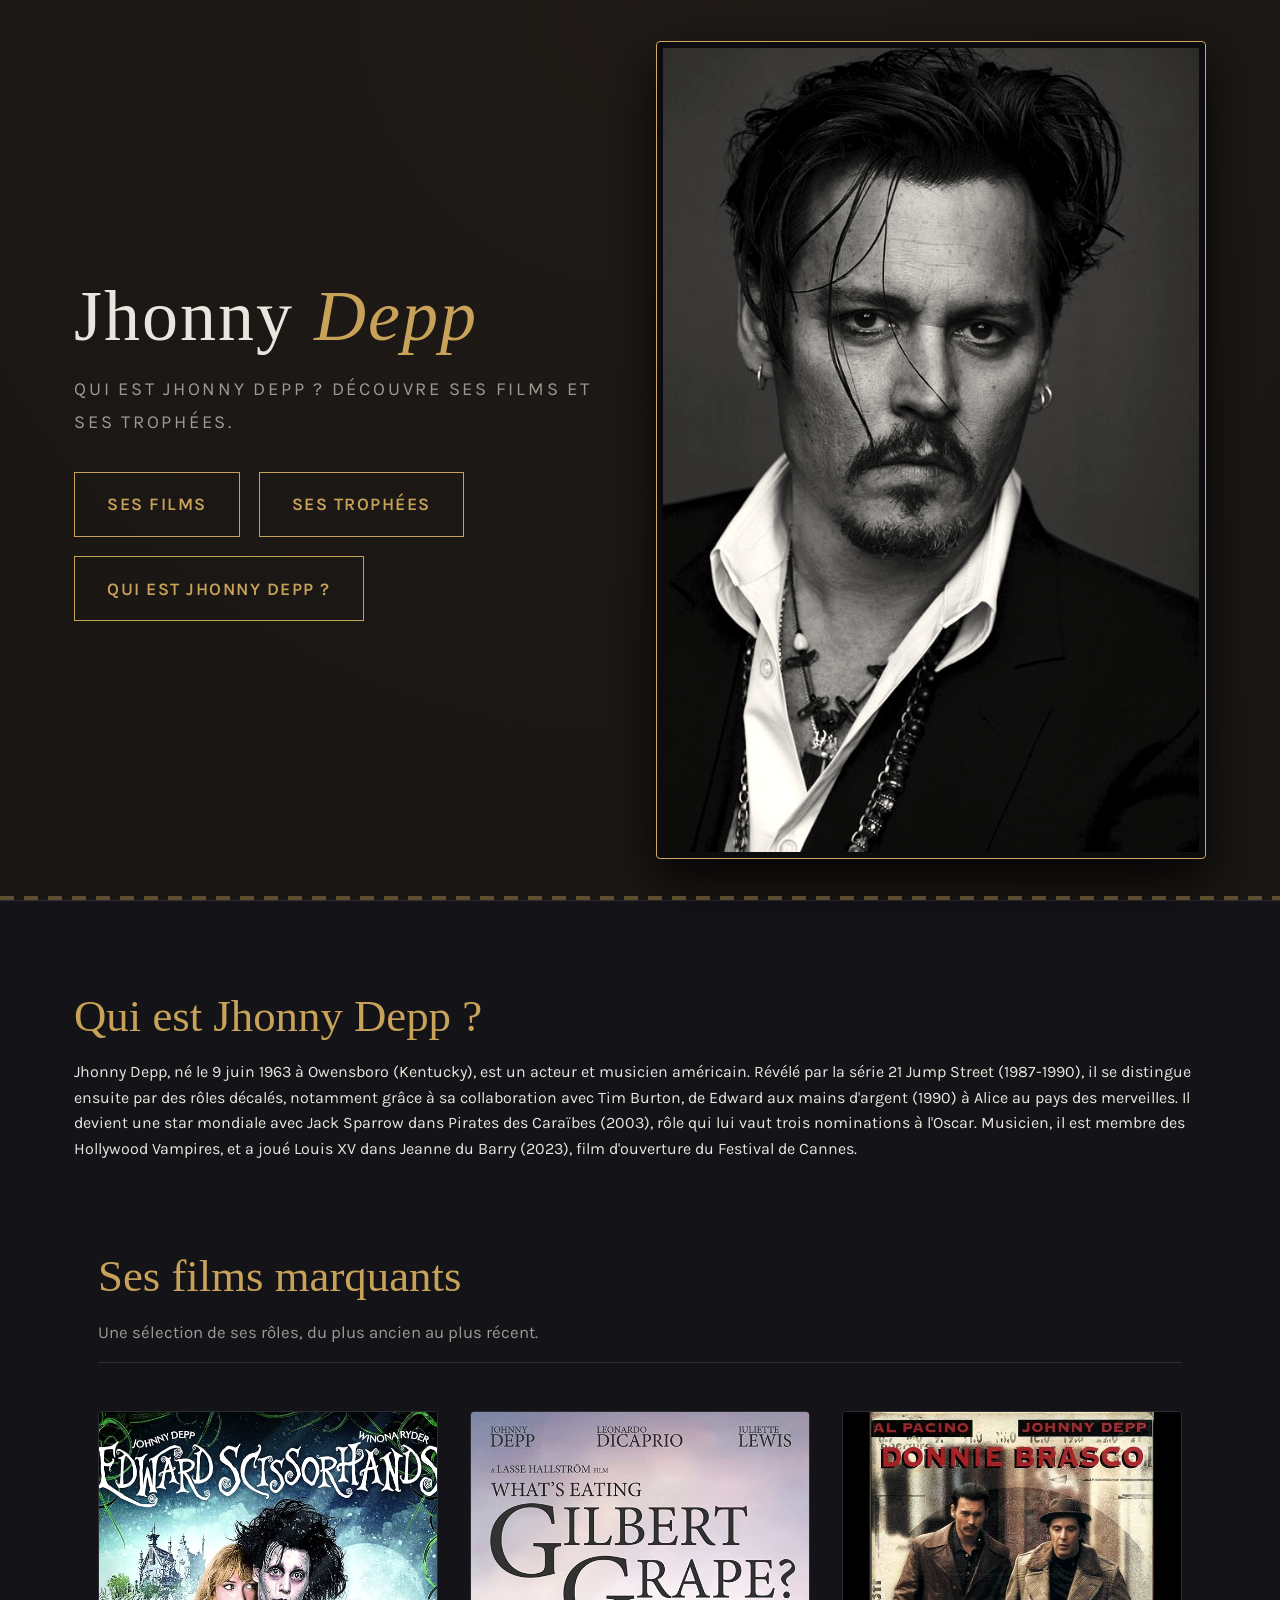
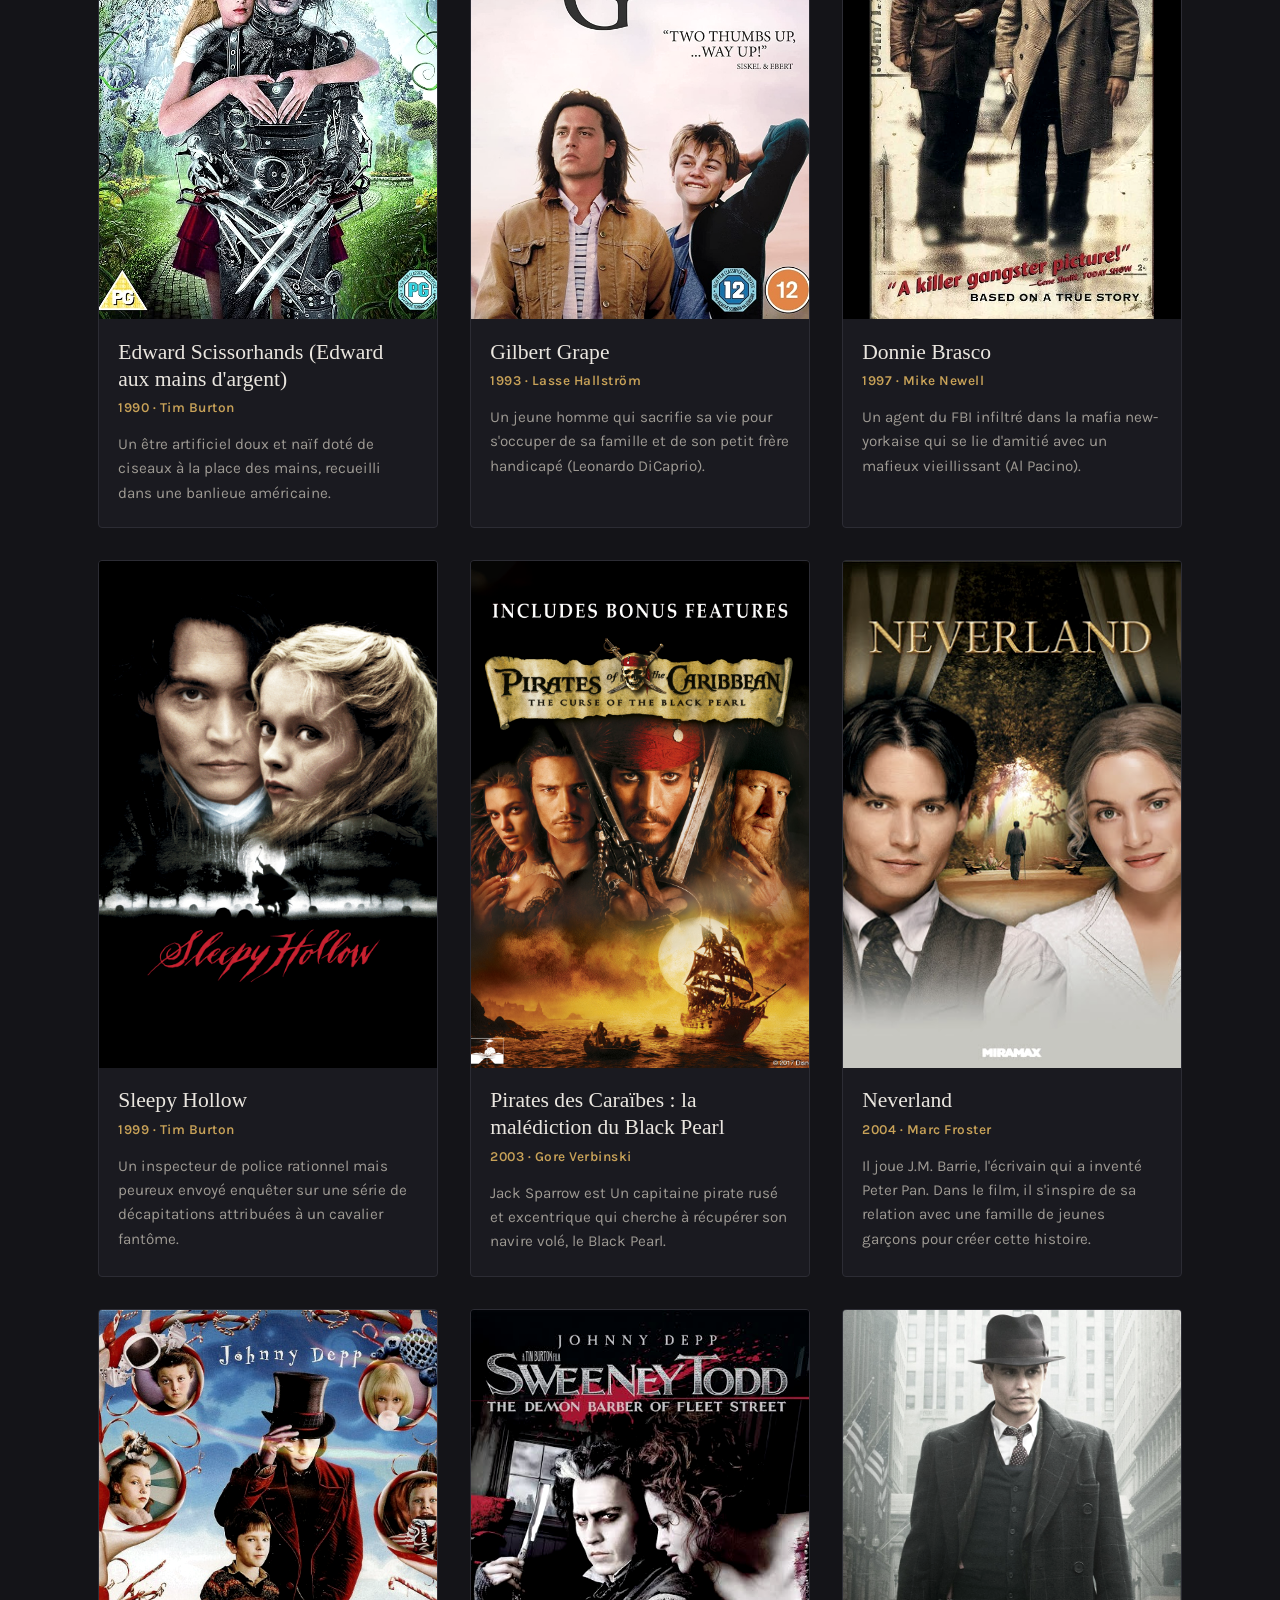
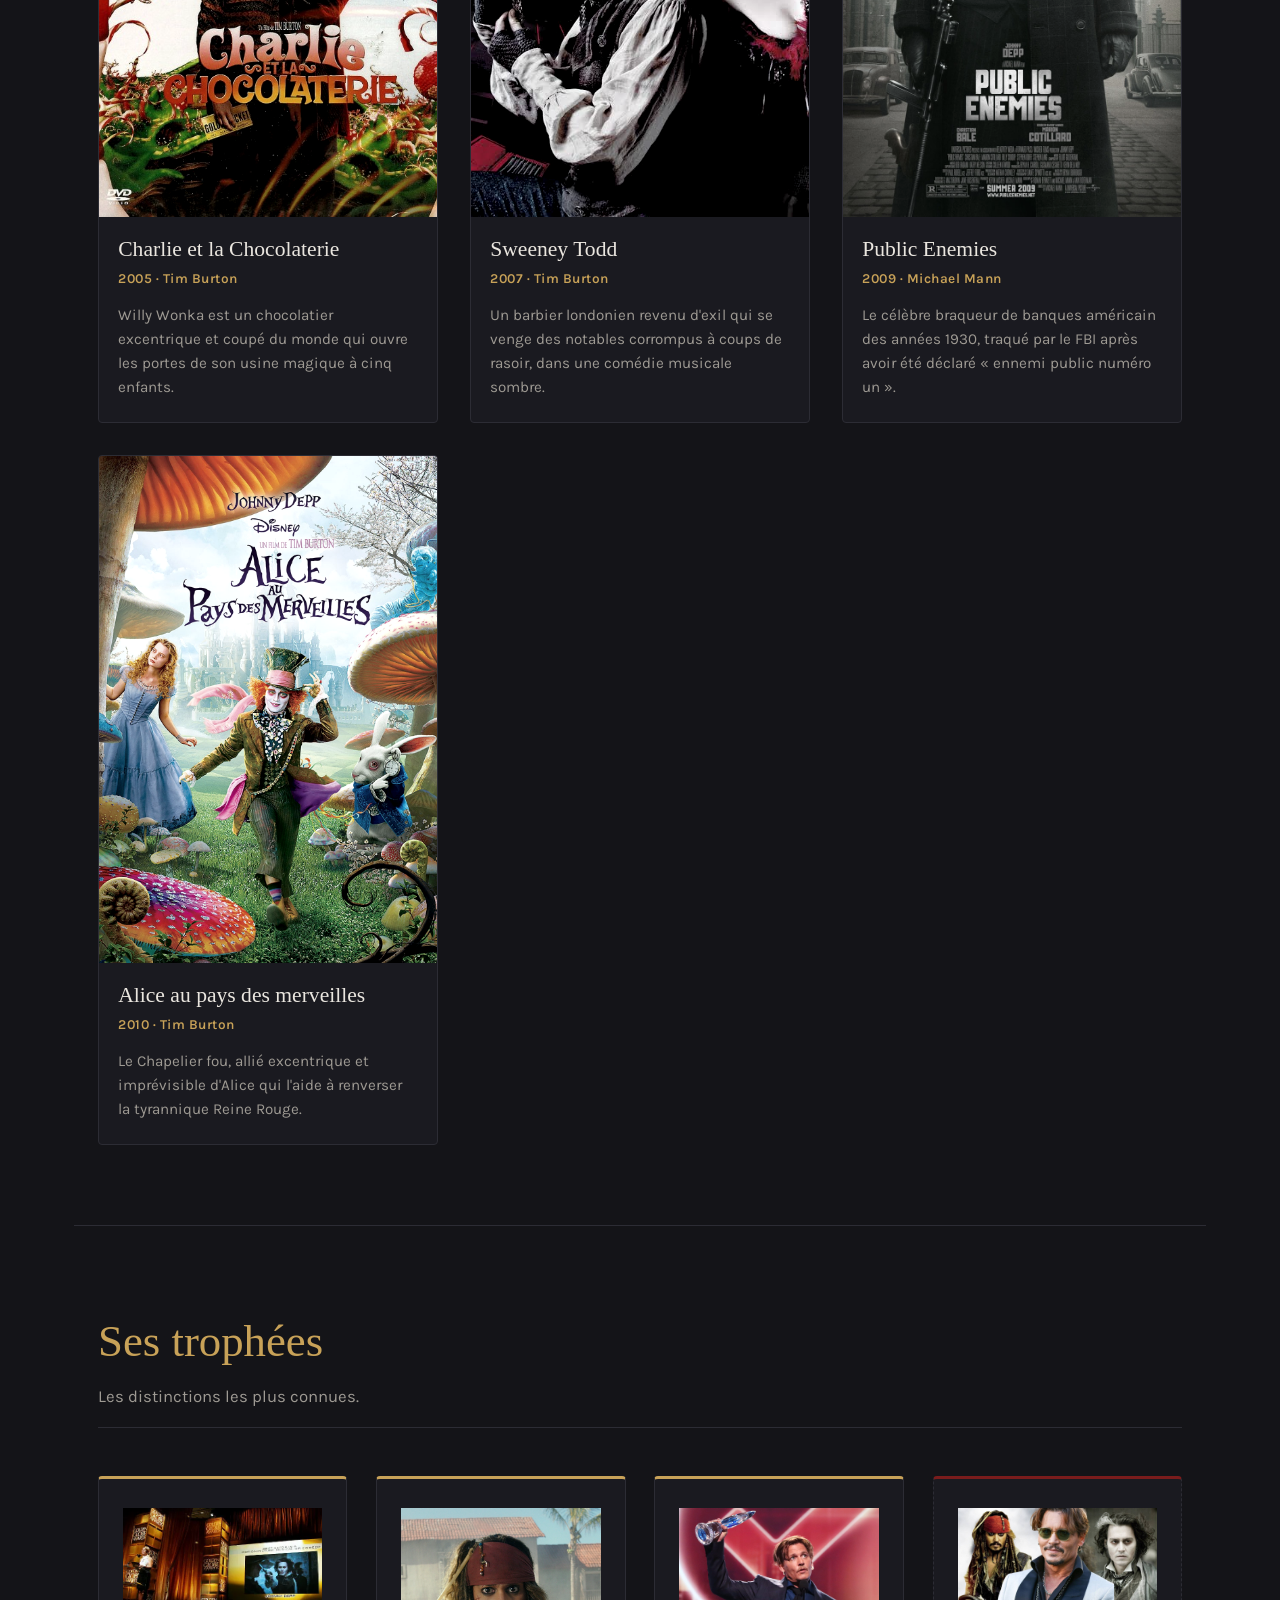
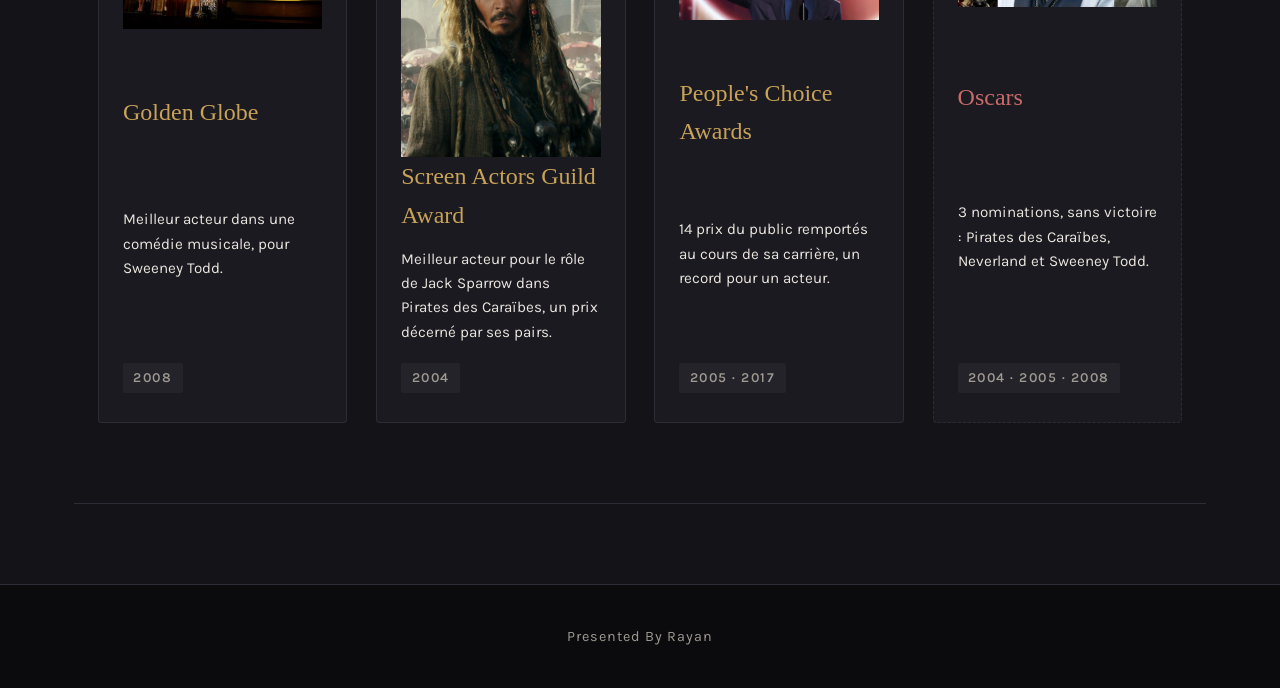
<file: index.html>
<!DOCTYPE html>
<html lang="fr">
<head>
  <meta charset="utf-8">
  <meta name="viewport" content="width=device-width, initial-scale=1">
  <title>Jhonny Depp — films et trophées</title>
  <link rel="stylesheet" href="https://fonts.googleapis.com/css2?family=IM+Fell+English:ital@0;1&family=Karla:wght@400;600&display=swap">
  <link rel="stylesheet" href="style.css">
</head>
<body>

  <header class="hero">
    <div class="conteneur hero-contenu">
      <div class="hero-texte">
        <h1>Jhonny <span>Depp</span></h1>
        <p class="eyebrow">Qui est Jhonny Depp ? Découvre ses films et ses trophées.</p>        <nav>
          <a href="#films">Ses films</a>
          <a href="#trophees">Ses trophées</a>
          <a href="#Qui est Jhonny Depp ?">Qui est Jhonny Depp ?</a>
        </nav>
      </div>
      <img class="portrait" src="./Jhonny Depp.jpg" alt="Portrait de Jhonny Depp">
    </div>
  </header>

  <main>

    <section id="Qui est Jhonny Depp ?" class="section-sombre">
      <div class="conteneur">
        <h2>Qui est Jhonny Depp ?</h2>
        <p class="bio-texte">
       <p> Jhonny Depp, né le 9 juin 1963 à Owensboro (Kentucky), est un acteur et musicien américain. Révélé par la série 21 Jump Street (1987-1990), il se distingue ensuite par des rôles décalés, notamment grâce à sa collaboration avec Tim Burton, de Edward aux mains d'argent (1990) à Alice au pays des merveilles. Il devient une star mondiale avec Jack Sparrow dans Pirates des Caraïbes (2003), rôle qui lui vaut trois nominations à l'Oscar. Musicien, il est membre des Hollywood Vampires, et a joué Louis XV dans Jeanne du Barry (2023), film d'ouverture du Festival de Cannes. </p>
        <section id="films">
      <div class="conteneur">
        <h2>Ses films marquants</h2>
        <p class="intro-section">Une sélection de ses rôles, du plus ancien au plus récent.</p> 
      

        <div class="grille-films">
          <article class="film">
            <img src="./Edward.jpg" alt="Edward Scissorhands (Edward aux mains d'argent)">
            <h3>Edward Scissorhands (Edward aux mains d'argent)</h3>
            <p class="infos">1990 · Tim Burton</p>
            <p>Un être artificiel doux et naïf doté de ciseaux à la place des mains, recueilli dans une banlieue américaine.</p>
          </article>

          <article class="film">
            <img src="./Gilbert Grape.jpg" alt="Gilbert Grape">
            <h3>Gilbert Grape</h3>
            <p class="infos">1993 · Lasse Hallström</p>
            <p>Un jeune homme qui sacrifie sa vie pour s'occuper de sa famille et de son petit frère handicapé (Leonardo DiCaprio).</p>
          </article>


          <article class="film">
            <img src="./Donnie Brasco.jpg" alt="Donnie Brasco">
            <h3>Donnie Brasco</h3>
            <p class="infos">1997 · Mike Newell</p>
            <p>Un agent du FBI infiltré dans la mafia new-yorkaise qui se lie d'amitié avec un mafieux vieillissant (Al Pacino).</p>
          </article>


          <article class="film">
            <img src="./sleepy hollow.jpg   " alt="Sleepy Hollow">
            <h3>Sleepy Hollow</h3>
            <p class="infos">1999 · Tim Burton</p>
            <p>Un inspecteur de police rationnel mais peureux envoyé enquêter sur une série de décapitations attribuées à un cavalier fantôme.</p>
          </article>

          <article class="film">
            <img src="./jack sparrow.jpg" alt="Pirates des Caraïbes : la malédiction du Black Pearl">
            <h3>Pirates des Caraïbes : la malédiction du Black Pearl</h3>
            <p class="infos">2003 · Gore Verbinski</p>
            <p>Jack Sparrow est Un capitaine pirate rusé et excentrique qui cherche à récupérer son navire volé, le Black Pearl.</p>
          </article>

           <article class="film">
            <img src="./neverland.jpg" alt="Neverland">
            <h3>Neverland</h3>
            <p class="infos">2004 · Marc Froster</p>
            <p>Il joue J.M. Barrie, l'écrivain qui a inventé Peter Pan. Dans le film, il s'inspire de sa relation avec une famille de jeunes garçons pour créer cette histoire.</p>
          </article>


          <article class="film">
            <img src="./willy wonka.jpg" alt="Charlie et la Chocolaterie">
            <h3>Charlie et la Chocolaterie</h3>
            <p class="infos">2005 · Tim Burton</p>
            <p> Willy Wonka est un chocolatier excentrique et coupé du monde qui ouvre les portes de son usine magique à cinq enfants.</p>
          </article>

          <article class="film">
            <img src="./Todd.jpg" alt="Sweeney Todd">
            <h3>Sweeney Todd</h3>
            <p class="infos">2007 · Tim Burton</p>
            <p>Un barbier londonien revenu d'exil qui se venge des notables corrompus à coups de rasoir, dans une comédie musicale sombre.</p>
          </article>

          <article class="film">
            <img src="./Public ennemies.jpg" alt="Public Enemies">
            <h3>Public Enemies</h3>
            <p class="infos">2009 · Michael Mann</p>
            <p>Le célèbre braqueur de banques américain des années 1930, traqué par le FBI après avoir été déclaré « ennemi public numéro un ».</p>
          </article>

          <article class="film">
            <img src="./Alice au pays des merveilles.jpg" alt="Alice au pays des merveilles">
            <h3>Alice au pays des merveilles</h3>
            <p class="infos">2010 · Tim Burton</p>
            <p>Le Chapelier fou, allié excentrique et imprévisible d'Alice qui l'aide à renverser la tyrannique Reine Rouge.</p>
          </article>
        </div>
      </div>
    </section>

    <section id="trophees" class="section-sombre">
      <div class="conteneur">
        <h2>Ses trophées</h2>
        <p class="intro-section">Les distinctions les plus connues.</p>

        <div class="grille-trophees">
          <article class="trophee">
            <img src="./Golden Globe.jpg" alt="Golden Globe">
            <h3>Golden Globe</h3>
            <p>Meilleur acteur dans une comédie musicale, pour Sweeney Todd.</p>
            <span>2008</span>
          </article>

          <article class="trophee">
            <img src="./jack Sparrow1.jpg" alt="Screen Actors Guild Award">
            <h3>Screen Actors Guild Award</h3>
            <p>Meilleur acteur pour le rôle de Jack Sparrow dans Pirates des Caraïbes, un prix décerné par ses pairs.</p>
            <span>2004</span>
          </article>

          <article class="trophee">
            <img src="./people choice.jpg" alt="People's Choice Awards">
            <h3>People's Choice Awards</h3>
            <p>14 prix du public remportés au cours de sa carrière, un record pour un acteur.</p>
             <span>2005 · 2017</span>
            </article>

          <article class="trophee nomination">
            <img src="./oscar.jpg" alt="Oscars">
            <h3>Oscars</h3>
            <p>3 nominations, sans victoire : Pirates des Caraïbes, Neverland et Sweeney Todd.</p>
            <span>2004 · 2005 · 2008</span>
          </article>
        </div>
      </div>
    </section>
  </main>

  <footer>
    <div class="conteneur">
      <p>Presented By Rayan</p>
    </div>
  </footer>

</body>
</html>
</file>
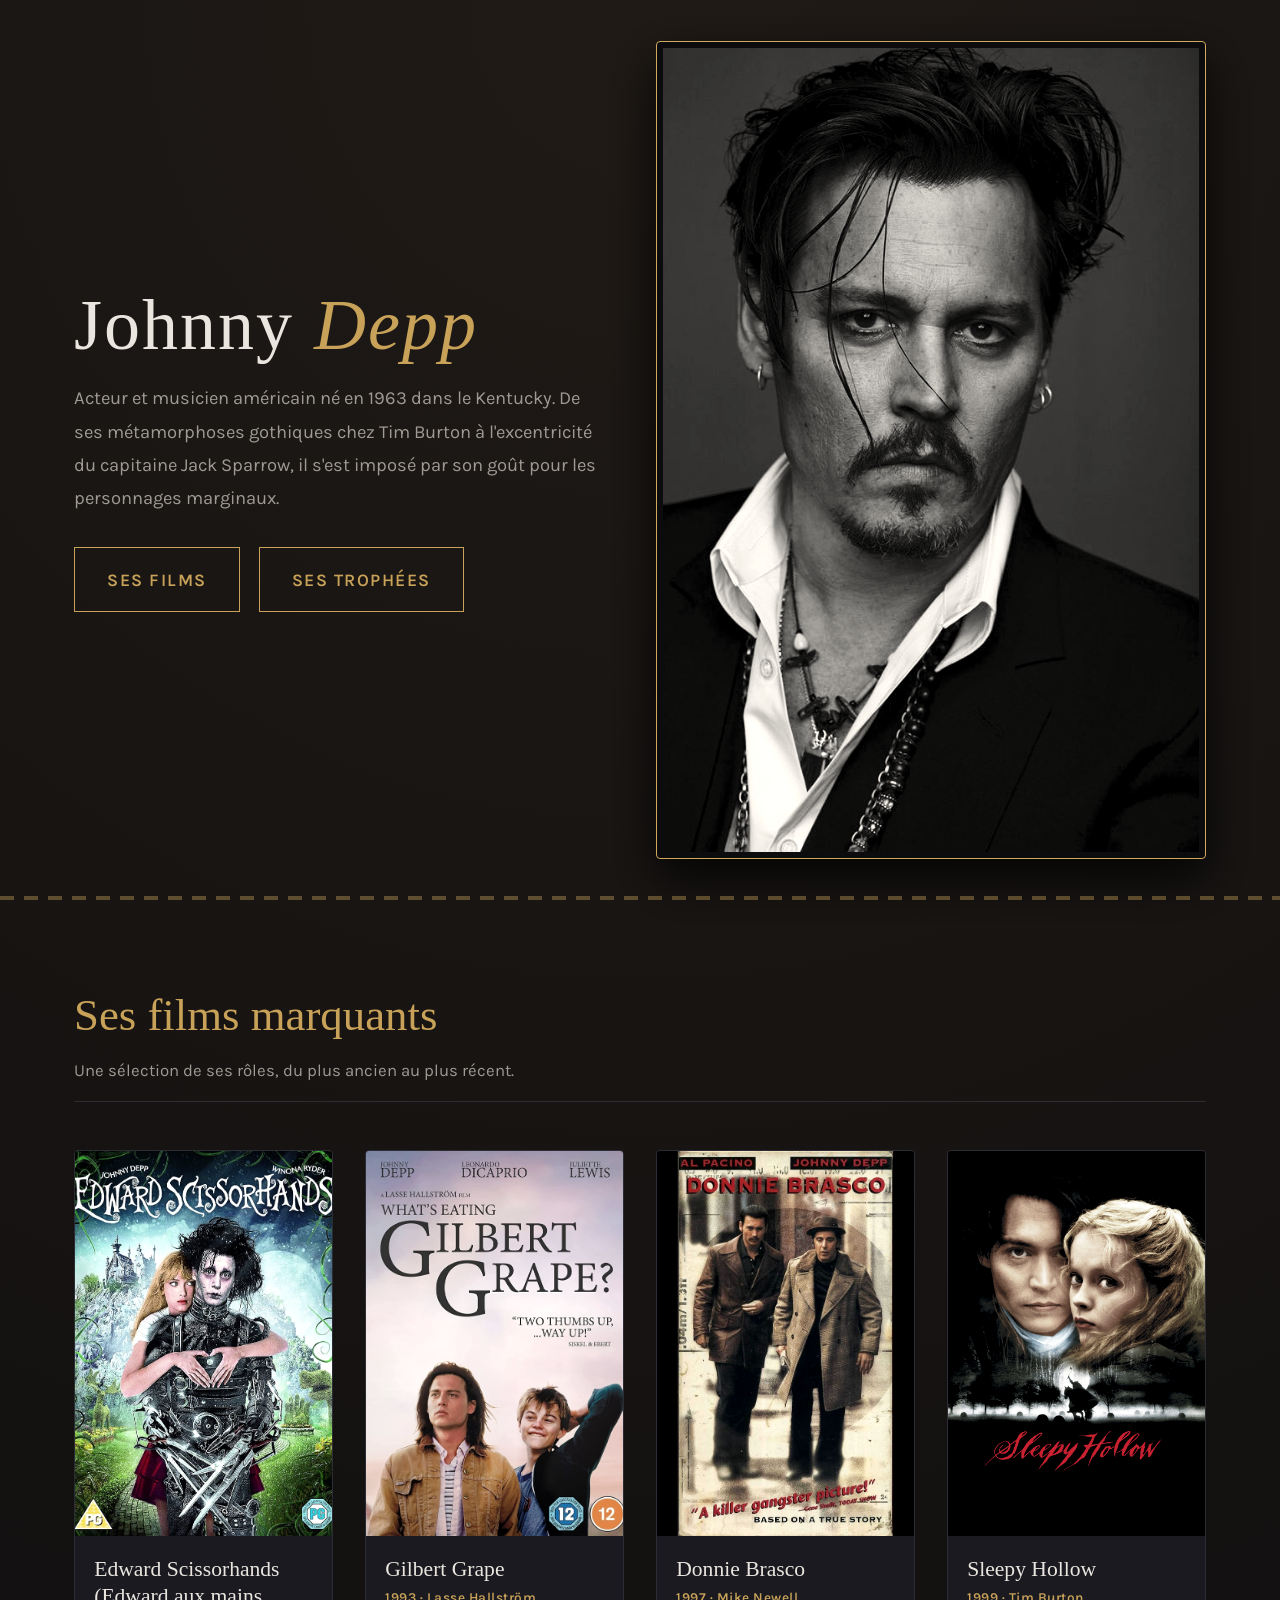
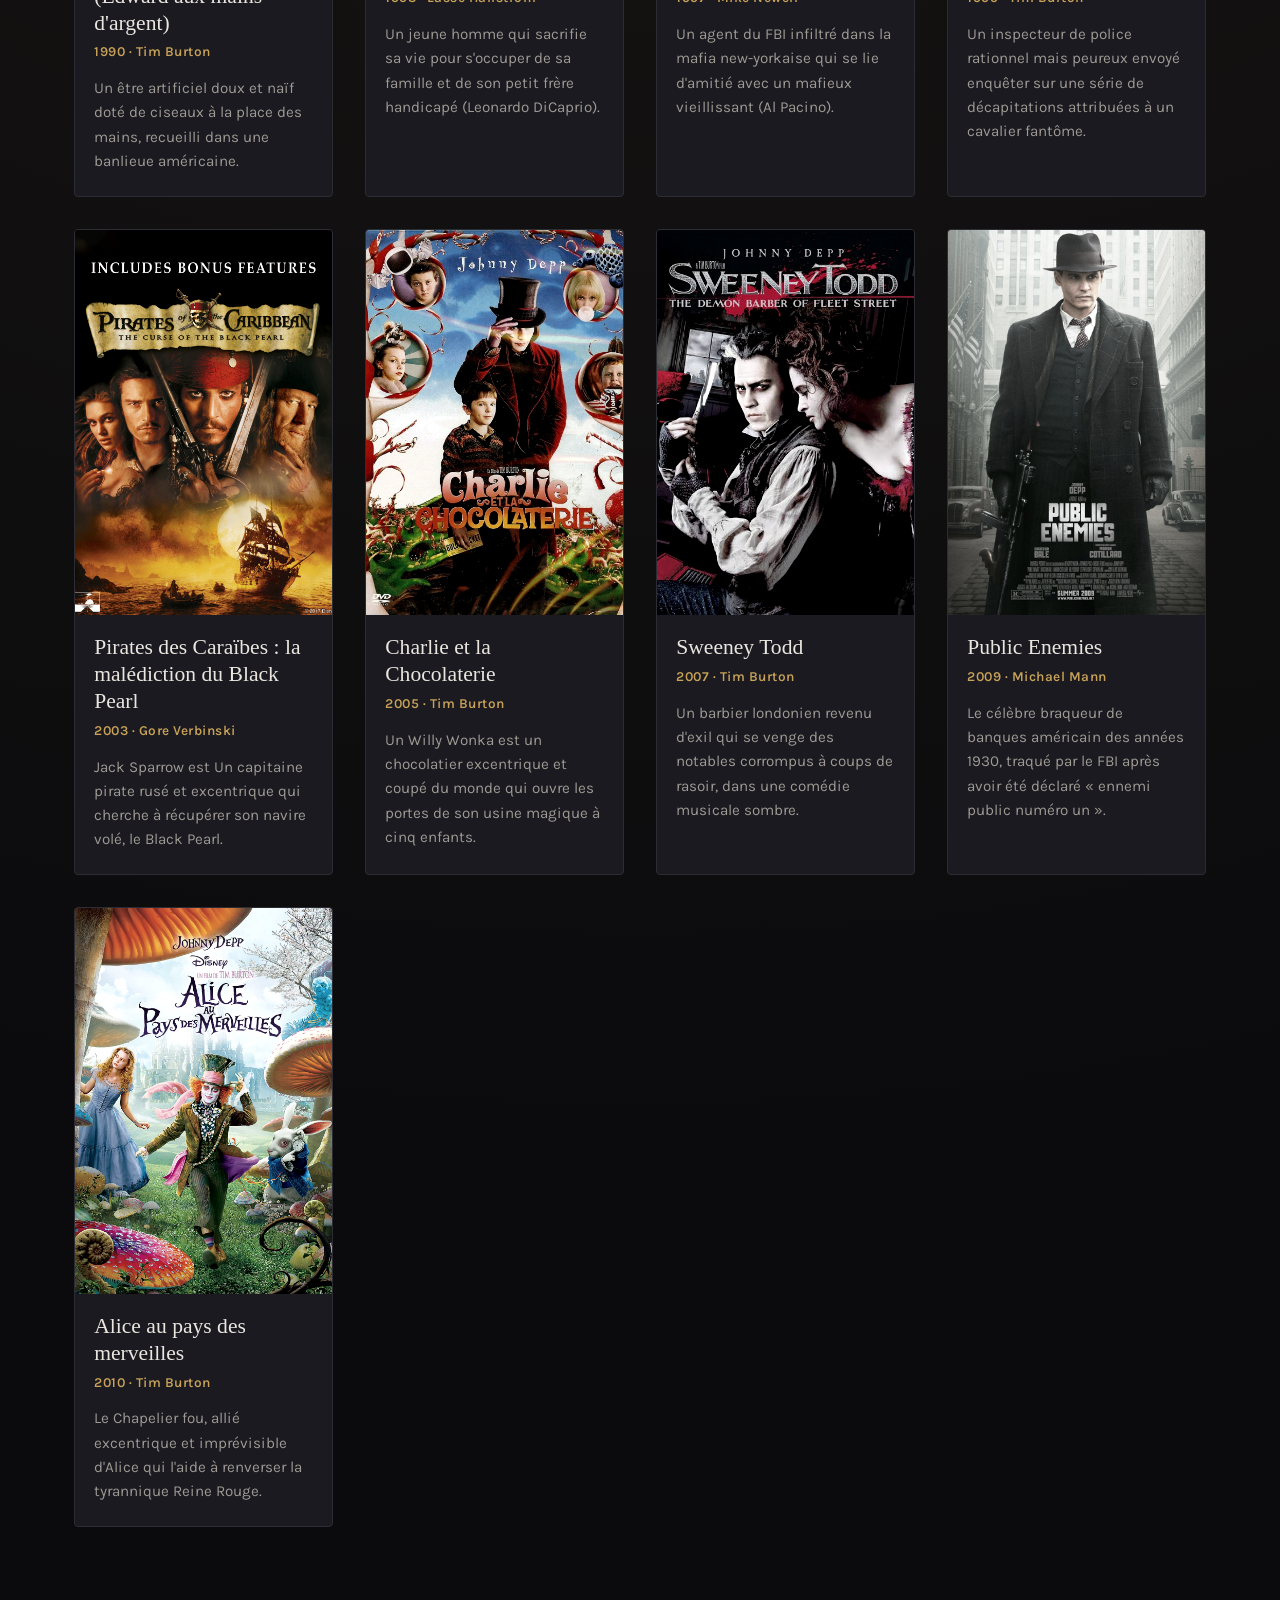
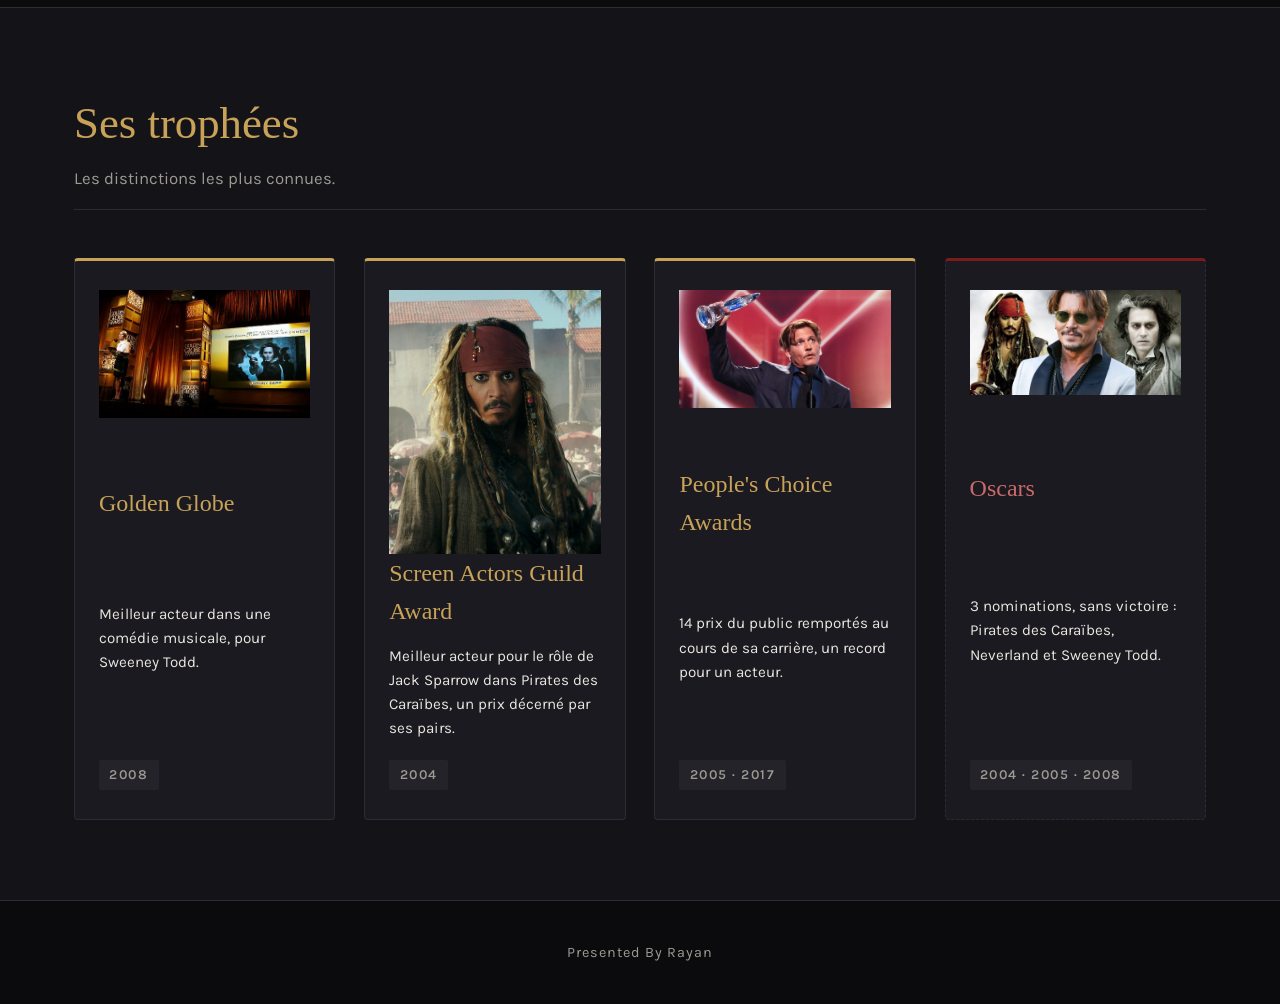
<file: site web.html>
<!DOCTYPE html>
<html lang="fr">
<head>
  <meta charset="utf-8">
  <meta name="viewport" content="width=device-width, initial-scale=1">
  <title>Johnny Depp — films et trophées</title>
  <link rel="stylesheet" href="https://fonts.googleapis.com/css2?family=IM+Fell+English:ital@0;1&family=Karla:wght@400;600&display=swap">
  <link rel="stylesheet" href="style.css">
</head>
<body>

  <header class="hero">
    <div class="conteneur hero-contenu">
      <div class="hero-texte">
        <h1>Johnny <span>Depp</span></h1>
        <p>Acteur et musicien américain né en 1963 dans le Kentucky. De ses métamorphoses gothiques chez Tim Burton à l'excentricité du capitaine Jack Sparrow, il s'est imposé par son goût pour les personnages marginaux.</p>
        <nav>
          <a href="#films">Ses films</a>
          <a href="#trophees">Ses trophées</a>
        </nav>
      </div>
      <img class="portrait" src="./Jhonny Depp.jpg" alt="Portrait de Johnny Depp">
    </div>
  </header>

  <main>
    <section id="films">
      <div class="conteneur">
        <h2>Ses films marquants</h2>
        <p class="intro-section">Une sélection de ses rôles, du plus ancien au plus récent.</p>

        <div class="grille-films">
          <article class="film">
            <img src="./Edward.jpg" alt="Edward Scissorhands (Edward aux mains d'argent)">
            <h3>Edward Scissorhands (Edward aux mains d'argent)</h3>
            <p class="infos">1990 · Tim Burton</p>
            <p>Un être artificiel doux et naïf doté de ciseaux à la place des mains, recueilli dans une banlieue américaine.</p>
          </article>

          <article class="film">
            <img src="./Gilbert Grape.jpg" alt="Gilbert Grape">
            <h3>Gilbert Grape</h3>
            <p class="infos">1993 · Lasse Hallström</p>
            <p>Un jeune homme qui sacrifie sa vie pour s'occuper de sa famille et de son petit frère handicapé (Leonardo DiCaprio).</p>
          </article>


          <article class="film">
            <img src="./Donnie Brasco.jpg" alt="Donnie Brasco">
            <h3>Donnie Brasco</h3>
            <p class="infos">1997 · Mike Newell</p>
            <p>Un agent du FBI infiltré dans la mafia new-yorkaise qui se lie d'amitié avec un mafieux vieillissant (Al Pacino).</p>
          </article>


          <article class="film">
            <img src="./sleepy hollow.jpg   " alt="Sleepy Hollow">
            <h3>Sleepy Hollow</h3>
            <p class="infos">1999 · Tim Burton</p>
            <p>Un inspecteur de police rationnel mais peureux envoyé enquêter sur une série de décapitations attribuées à un cavalier fantôme.</p>
          </article>

          <article class="film">
            <img src="./jack sparrow.jpg" alt="Pirates des Caraïbes : la malédiction du Black Pearl">
            <h3>Pirates des Caraïbes : la malédiction du Black Pearl</h3>
            <p class="infos">2003 · Gore Verbinski</p>
            <p>Jack Sparrow est Un capitaine pirate rusé et excentrique qui cherche à récupérer son navire volé, le Black Pearl.</p>
          </article>


          <article class="film">
            <img src="./willy wonka.jpg" alt="Charlie et la Chocolaterie">
            <h3>Charlie et la Chocolaterie</h3>
            <p class="infos">2005 · Tim Burton</p>
            <p>Un Willy Wonka est un chocolatier excentrique et coupé du monde qui ouvre les portes de son usine magique à cinq enfants.</p>
          </article>

          <article class="film">
            <img src="./Todd.jpg" alt="Sweeney Todd">
            <h3>Sweeney Todd</h3>
            <p class="infos">2007 · Tim Burton</p>
            <p>Un barbier londonien revenu d'exil qui se venge des notables corrompus à coups de rasoir, dans une comédie musicale sombre.</p>
          </article>

          <article class="film">
            <img src="./Public ennemies.jpg" alt="Public Enemies">
            <h3>Public Enemies</h3>
            <p class="infos">2009 · Michael Mann</p>
            <p>Le célèbre braqueur de banques américain des années 1930, traqué par le FBI après avoir été déclaré « ennemi public numéro un ».</p>
          </article>

          <article class="film">
            <img src="./Alice au pays des merveilles.jpg" alt="Alice au pays des merveilles">
            <h3>Alice au pays des merveilles</h3>
            <p class="infos">2010 · Tim Burton</p>
            <p>Le Chapelier fou, allié excentrique et imprévisible d'Alice qui l'aide à renverser la tyrannique Reine Rouge.</p>
          </article>
        </div>
      </div>
    </section>

    <section id="trophees" class="section-sombre">
      <div class="conteneur">
        <h2>Ses trophées</h2>
        <p class="intro-section">Les distinctions les plus connues.</p>

        <div class="grille-trophees">
          <article class="trophee">
            <img src="./Golden Globe.jpg" alt="Golden Globe">
            <h3>Golden Globe</h3>
            <p>Meilleur acteur dans une comédie musicale, pour Sweeney Todd.</p>
            <span>2008</span>
          </article>

          <article class="trophee">
            <img src="./jack Sparrow1.jpg" alt="Screen Actors Guild Award">
            <h3>Screen Actors Guild Award</h3>
            <p>Meilleur acteur pour le rôle de Jack Sparrow dans Pirates des Caraïbes, un prix décerné par ses pairs.</p>
            <span>2004</span>
          </article>

          <article class="trophee">
            <img src="./people choice.jpg" alt="People's Choice Awards">
            <h3>People's Choice Awards</h3>
            <p>14 prix du public remportés au cours de sa carrière, un record pour un acteur.</p>
             <span>2005 · 2017</span>
            </article>

          <article class="trophee nomination">
            <img src="./oscar.jpg" alt="Oscars">
            <h3>Oscars</h3>
            <p>3 nominations, sans victoire : Pirates des Caraïbes, Neverland et Sweeney Todd.</p>
            <span>2004 · 2005 · 2008</span>
          </article>
        </div>
      </div>
    </section>
  </main>

  <footer>
    <div class="conteneur">
      <p>Presented By Rayan</p>
    </div>
  </footer>

</body>
</html>
</file>
<file: style.css>
:root {
    --bg-principal: #0b0b0d;      
    --bg-secondaire: #141418;     
    --bg-carte: #1a1a20;          
    --texte-clair: #eae6df;        
    --texte-gris: #9e9a93;         
    --or-vieilli: #c8a258;         
    --rouge-rideau: #7a1c1c;       
    --bordure: #2c2c34;

    --font-titre: 'IM Fell English', serif;
    --font-texte: 'Karla', sans-serif;
  }

  * {
    margin: 0;
    padding: 0;
    box-sizing: border-box;
  }

  html {
    scroll-behavior: smooth;
  }

  .hero h1 {
  font-size: clamp(4rem, 8vw, 7rem);
}

.hero p {
  font-size: 1.3rem;
  line-height: 1.8;
}

.hero .btn,
.hero a {
  font-size: 1.1rem;
  padding: 1.1rem 2rem;
}

.hero img {
  width: 550px;
  max-width: 100%;
  height: auto;
}
  body {
    background-color: var(--bg-principal);
    color: var(--texte-clair);
    font-family: var(--font-texte);
    line-height: 1.6;
    /* Halo de projecteur subtil en haut de page */
    background-image: radial-gradient(circle at 50% 0%, #1f1a16 0%, var(--bg-principal) 65%);
  }

  .conteneur {
    max-width: 1180px;
    margin: 0 auto;
    padding: 0 1.5rem;
  }

.hero {
  min-height: 100vh;
  display: flex;
  align-items: center;
  justify-content: center;
}
  /* Liseré façon pellicule en bas du header */
  .hero::after {
    content: "";
    position: absolute;
    bottom: 0;
    left: 0;
    width: 100%;
    height: 4px;
    background: repeating-linear-gradient(
      90deg,
      var(--or-vieilli) 0px,
      var(--or-vieilli) 14px,
      transparent 14px,
      transparent 24px
    );
    opacity: 0.4;
  }

  .hero-contenu {
    display: flex;
    align-items: center;
    justify-content: space-between;
    gap: 3.5rem;
  }

  .hero-texte {
    flex: 1;
  }

  .hero-texte h1 {
    font-family: var(--font-titre);
    font-size: 4.5rem;
    line-height: 1.05;
    font-weight: 400;
    letter-spacing: 2px;
    margin-bottom: 1.2rem;
    color: var(--texte-clair);
  }

  .hero-texte h1 span {
    color: var(--or-vieilli);
    font-style: italic;
  }

  .hero-texte p {
    font-size: 1.15rem;
    color: var(--texte-gris);
    max-width: 560px;
    margin-bottom: 2rem;
  }

  /* Navigation */
  nav {
    display: flex;
    flex-wrap: wrap;
    gap: 1.2rem;
  }
  .eyebrow {
    color: #c9a24d;
    font-size: 0.85rem;
    letter-spacing: 0.15em;
    text-transform: uppercase;
    margin-bottom: 0.5rem;
  }

  nav a {
    text-decoration: none;
    color: var(--or-vieilli);
    border: 1px solid var(--or-vieilli);
    padding: 0.65rem 1.5rem;
    font-size: 0.95rem;
    font-weight: 600;
    text-transform: uppercase;
    letter-spacing: 1.5px;
    transition: all 0.3s ease;
  }

  nav a:hover {
    background-color: var(--or-vieilli);
    color: var(--bg-principal);
    box-shadow: 0 0 20px rgba(200, 162, 88, 0.35);
  }


  .portrait {
    width: 310px;
    height: 390px;
    object-fit: cover;
    border-radius: 4px;
    border: 1px solid var(--or-vieilli);
    padding: 6px;
    background-color: var(--bg-secondaire);
    box-shadow: 0 20px 50px rgba(0, 0, 0, 0.85);
    filter: contrast(1.08) sepia(12%);
    transition: transform 0.4s ease, filter 0.4s ease;
  }

  .portrait:hover {
    transform: scale(1.02);
    filter: contrast(1.05) sepia(0%);
  }


  section {
    padding: 5rem 0;
  }

  .section-sombre {
    background-color: var(--bg-secondaire);
    border-top: 1px solid var(--bordure);
    border-bottom: 1px solid var(--bordure);
  }

  h2 {
    font-family: var(--font-titre);
    font-size: 2.8rem;
    font-weight: 400;
    color: var(--or-vieilli);
    margin-bottom: 0.4rem;
  }

  .intro-section {
    color: var(--texte-gris);
    font-size: 1.05rem;
    margin-bottom: 3rem;
    padding-bottom: 1rem;
    border-bottom: 1px solid var(--bordure);
  }


  #biographie {
    scroll-margin-top: 2rem;
  }

  .bio-texte {
    max-width: 780px;
    padding-left: 2rem;
    border-left:none;
  }

  .bio-texte p {
    font-size: 1.08rem;
    line-height: 1.85;
    color: var(--texte-gris);
    margin-bottom: 1.4rem;
  }

  .bio-texte p:last-child {
    margin-bottom: 0;
  }


  .bio-texte p:first-child::first-letter {
    float: left;
    font-family: var(--font-titre);
    font-size: 3.8rem;
    line-height: 0.85;
    padding: 0.3rem 0.6rem 0 0;
    color: var(--or-vieilli);
  }

  .bio-texte strong {
    color: var(--or-vieilli);
    font-weight: 600;
  }

  .bio-texte em {
    color: var(--texte-clair);
  }

  .grille-films {
    display: grid;
    grid-template-columns: repeat(auto-fill, minmax(250px, 1fr));
    gap: 2rem;
  }

  .film {
    background-color: var(--bg-carte);
    border: 1px solid var(--bordure);
    border-radius: 4px;
    overflow: hidden;
    display: flex;
    flex-direction: column;
    transition: transform 0.35s ease, border-color 0.35s ease, box-shadow 0.35s ease;
  }

  .film:hover {
    transform: translateY(-8px);
    border-color: var(--or-vieilli);
    box-shadow: 0 14px 30px rgba(0, 0, 0, 0.75);
  }

  .film img {
    width: 100%;
    aspect-ratio: 2 / 3;
    object-fit: cover;
    display: block;
    filter: grayscale(25%) contrast(1.06);
    transition: filter 0.4s ease, transform 0.5s ease;
  }

  .film:hover img {
    filter: grayscale(0%) contrast(1.02);
    transform: scale(1.03);
  }

  .film h3 {
    font-family: var(--font-titre);
    font-size: 1.35rem;
    font-weight: 400;
    color: var(--texte-clair);
    padding: 1.2rem 1.2rem 0.3rem;
    line-height: 1.25;
  }

  .film .infos {
    font-size: 0.85rem;
    color: var(--or-vieilli);
    font-weight: 600;
    letter-spacing: 0.5px;
    padding: 0 1.2rem 0.8rem;
  }

  .film p:last-child {
    font-size: 0.95rem;
    color: var(--texte-gris);
    padding: 0 1.2rem 1.4rem;
  }

 
  .grille-trophees {
    display: grid;
    grid-template-columns: repeat(auto-fit, minmax(240px, 1fr));
    gap: 1.8rem;
  }

  .trophee {
    background-color: var(--bg-carte);
    border: 1px solid var(--bordure);
    border-top: 3px solid var(--or-vieilli);
    padding: 1.8rem 1.5rem;
    border-radius: 4px;
    display: flex;
    flex-direction: column;
    justify-content: space-between;
    transition: transform 0.3s ease;
  }

  .trophee:hover {
    transform: translateY(-4px);
  }

  .trophee h3 {
    font-family: var(--font-titre);
    font-size: 1.5rem;
    font-weight: 400;
    color: var(--or-vieilli);
    margin-bottom: 0.8rem;
  }

  .trophee p {
    font-size: 0.95rem;
    color: var(--texte-clair);
    margin-bottom: 1.2rem;
  }

  .trophee span {
    display: inline-block;
    align-self: flex-start;
    font-size: 0.85rem;
    font-weight: 600;
    letter-spacing: 1.5px;
    color: var(--texte-gris);
    background-color: rgba(255, 255, 255, 0.04);
    padding: 0.25rem 0.65rem;
    border-radius: 2px;
  }


  .trophee.nomination {
    border-top-color: var(--rouge-rideau);
    border-style: dashed;
    border-top-style: solid;
  }

  .trophee.nomination h3 {
    color: #c96a6a;
  }

 
  footer {
    padding: 2.5rem 0;
    text-align: center;
    color: var(--texte-gris);
    font-size: 0.9rem;
    letter-spacing: 1px;
  }


  @media (max-width: 820px) {
    .hero-contenu {
      flex-direction: column-reverse;
      text-align: center;
      gap: 2rem;
    }

    .hero-texte h1 {
      font-size: 3.3rem;
    }

    .hero-texte p {
      margin-left: auto;
      margin-right: auto;
    }

    nav {
      justify-content: center;
    }

    .portrait {
      width: 240px;
      height: 300px;
    }
  }

  @media (max-width: 480px) {
    .hero-texte h1 {
      font-size: 2.6rem;
    }

    h2 {
      font-size: 2.2rem;
    }

    nav {
      flex-direction: column;
    }

    .bio-texte {
      padding-left: 1.2rem;
    }
  }
</file>
